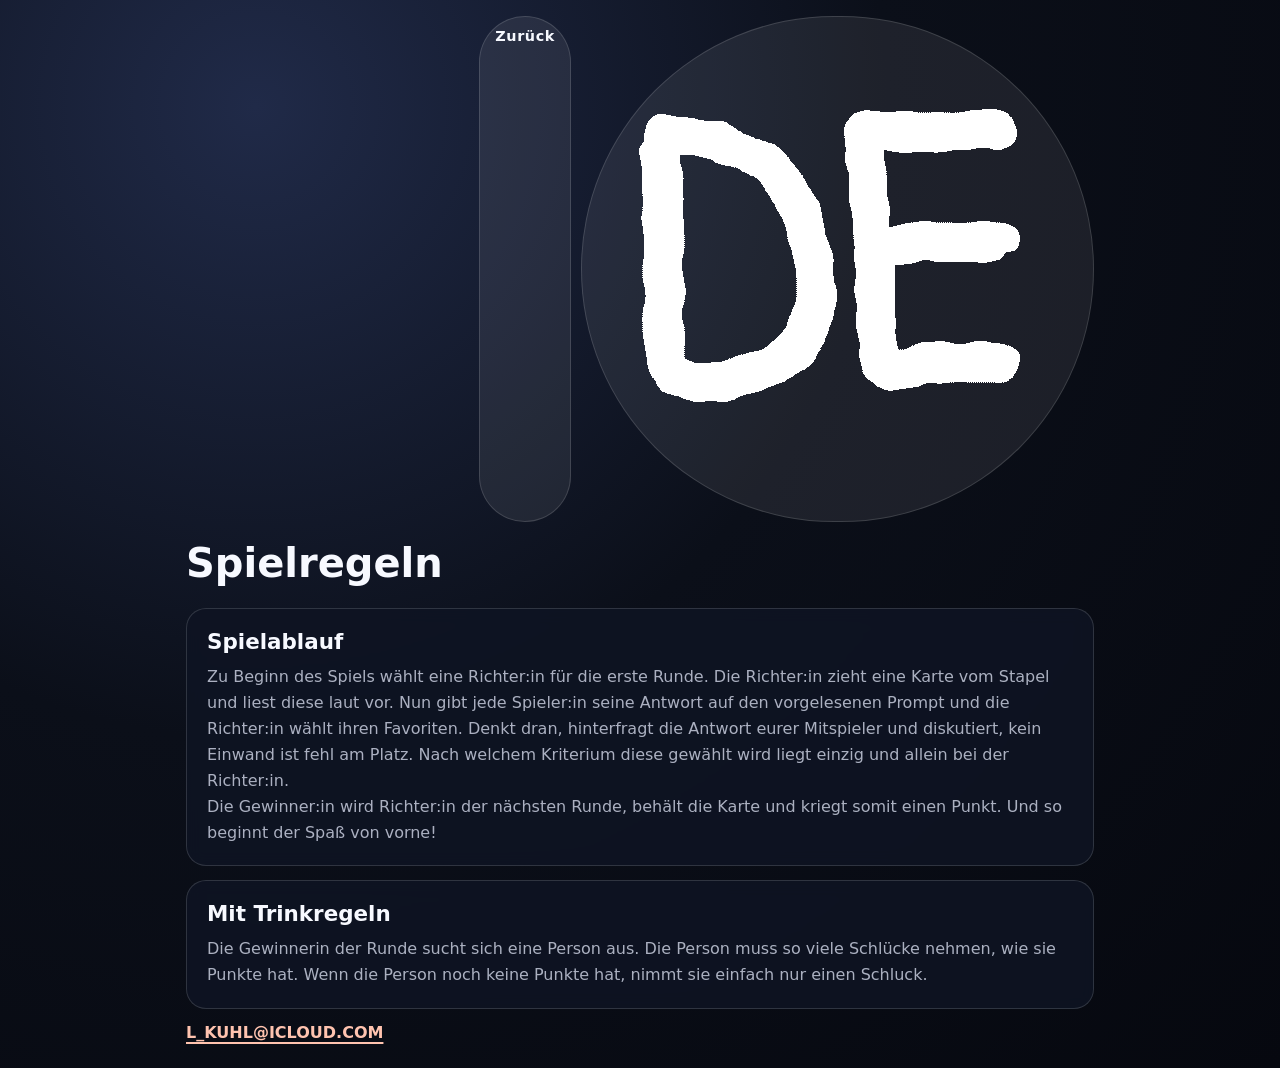
<file: rules.html>
<!doctype html>
<html lang="de">
<head>
	<meta charset="utf-8">
	<meta name="viewport" content="width=device-width, initial-scale=1, viewport-fit=cover">
	<meta name="theme-color" content="#0b0f19">
	<title>Mal Angenommen – Regeln</title>
	<link rel="stylesheet" href="rules.css">
</head>
<body>
	<main class="rules-page" data-rules-app>
		<header class="rules-page__header">
			<div class="rules-page__actions">
				<a class="rules-page__button" href="index.html" data-back-link>Zurück</a>
				<button class="rules-page__button rules-page__button--lang" type="button" data-language-toggle aria-pressed="false" aria-label="Language">
					<img class="header-icon" src="Media/Icons/German.webp" alt="Deutsch">
				</button>
			</div>
			<h1 class="rules-page__title" data-page-title>Regeln &amp; Hintergrund</h1>
		</header>

		<section class="rules-page__content" data-sections></section>
		<p class="rules-page__status" data-status hidden aria-live="polite"></p>
	</main>

	<script src="rules.js"></script>
</body>
</html>
</file>
<file: rules.css>
:root {
	--bg: #0b0f19;
	--panel: rgba(15, 20, 35, 0.86);
	--text: #f7f9ff;
	--muted: rgba(233, 239, 255, 0.72);
	--border: rgba(255, 255, 255, 0.14);
	--accent: #ff8a5b;
}

* {
	box-sizing: border-box;
}

html, body {
	margin: 0;
	min-height: 100%;
	background: radial-gradient(circle at 20% 10%, #202a48 0%, #0b0f19 45%, #06080f 100%);
	color: var(--text);
	font-family: Inter, system-ui, -apple-system, Segoe UI, Roboto, Helvetica, Arial, sans-serif;
	perspective: 1400px;
	overflow-x: hidden;
	overflow-x: clip;
	overscroll-behavior-x: none;
	touch-action: pan-y;
}

.rules-page {
	width: min(960px, 100%);
	margin: 0 auto;
	padding: max(16px, env(safe-area-inset-top)) clamp(14px, 3vw, 26px) max(26px, env(safe-area-inset-bottom));
	transform-origin: 50% 50%;
	transition: transform 520ms cubic-bezier(0.2, 0.7, 0.2, 1), opacity 320ms ease, filter 520ms ease;
}

.rules-page.is-page-entering-from-game {
	opacity: 0;
	filter: blur(1.2px);
	transform: translate3d(-34vw, 0, -180px) rotateY(-18deg) scale(0.92);
}

.rules-page.is-page-exiting-to-game {
	opacity: 0;
	filter: blur(1.2px);
	transform: translate3d(-34vw, 0, -180px) rotateY(-18deg) scale(0.92);
	pointer-events: none;
}

.rules-page__header {
	display: grid;
	gap: 18px;
	margin-bottom: 22px;
}

.rules-page__actions {
	display: flex;
	justify-content: flex-end;
	gap: 10px;
	flex-wrap: wrap;
}

.rules-page__button {
	margin: 0;
	padding: 0.66rem 0.96rem;
	border-radius: 999px;
	border: 1px solid var(--border);
	background: rgba(255, 255, 255, 0.08);
	color: var(--text);
	font: inherit;
	font-size: 0.9rem;
	font-weight: 700;
	letter-spacing: 0.04em;
	text-decoration: none;
	cursor: pointer;
	transition: transform 180ms ease, background 180ms ease, border-color 180ms ease;
}

.rules-page__button:hover,
.rules-page__button:focus-visible {
	transform: translateY(-1px);
	background: rgba(255, 255, 255, 0.11);
	border-color: rgba(255, 255, 255, 0.24);
	outline: none;
}

.rules-page__button.is-active {
	border-color: color-mix(in srgb, var(--accent) 56%, rgba(255, 255, 255, 0.14));
}

.rules-page__title {
	margin: 0;
	font-size: clamp(1.65rem, 4vw, 2.5rem);
	line-height: 1.15;
}

.rules-page__content {
	display: grid;
	gap: 14px;
}

.rules-page__section {
	background: var(--panel);
	border: 1px solid var(--border);
	border-radius: 20px;
	padding: clamp(14px, 2.6vw, 20px);
	backdrop-filter: blur(8px);
}

.rules-page__heading {
	margin: 0 0 10px;
	font-size: clamp(1.08rem, 2.2vw, 1.34rem);
}

.rules-page__paragraph {
	margin: 0;
	color: var(--muted);
	line-height: 1.62;
}

.rules-page__list {
	margin: 0;
	padding-left: 1.2rem;
	color: var(--muted);
	line-height: 1.62;
	display: grid;
	gap: 8px;
}

.rules-page__contact-link {
	justify-self: start;
	color: #ffc3af;
	font-weight: 800;
	line-height: 1.2;
	text-decoration: underline;
	text-decoration-thickness: 2px;
	text-underline-offset: 4px;
	text-transform: uppercase;
}

.rules-page__contact-link:hover,
.rules-page__contact-link:focus-visible {
	color: #fff1ea;
}

.rules-page__status {
	margin: 8px 2px 0;
	color: #ffc3af;
}

@media (max-width: 520px) {
	.rules-page.is-page-entering-from-game,
	.rules-page.is-page-exiting-to-game {
		transform: translate3d(-52vw, 0, -90px) rotateY(-12deg) scale(0.95);
	}
}

@media (prefers-reduced-motion: reduce) {
	.rules-page {
		transition-duration: 0.01ms !important;
	}
}
</file>
